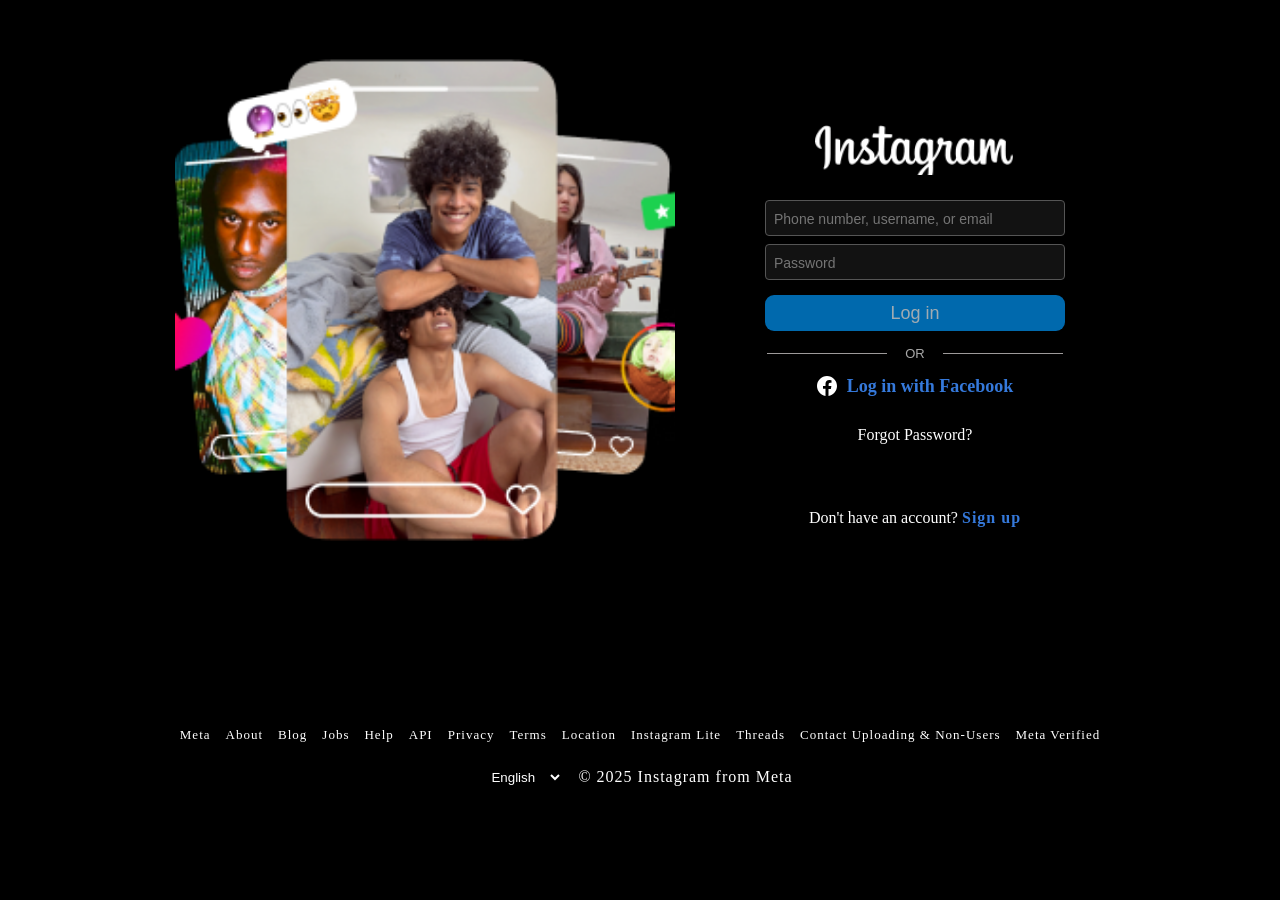
<file: Day-1/index.html>
<!DOCTYPE html>
<html lang="en">
<head>
    <meta charset="UTF-8">
    <meta name="viewport" content="width=device-width, initial-scale=1.0">
    <title>Instagram login/signup</title>
    <link rel="stylesheet" href="../Day-1/style.css">
</head>
<body>
    
    <!-- Insta login /signup section starts-->

    <section class="instaLoginSignupSection">

        <!-- left content box -->
        <div class="leftContentBox">

            <!-- left image box -->
            <div class="imageBox">
                <img src="../Day-1/assets/insta.png" alt="login/signup-image">
            </div>
        </div>

        <!-- right content box -->
         <div class="rightContentBox">

            <!-- insta logo -->
            <div class="instaLogo">
               <img src="../Day-1/assets/instaLogo" alt="">
            </div>

            <!-- form section -->
             <form action="" class="loginForm">

                <!-- input box -->
                <div class="inputBoxes">
                    <input type="email" placeholder="Phone number, username, or email">
                    <input type="password" placeholder="Password">
                </div>

                <button id="loginButton" type="submit">Log in</button>

                <!-- or  -->
                <div class="orContainer">
                    <div class="leftLine"></div>
                    <div class="orBox"><p>OR</p></div>
                    <div class="rightLine"></div>
                </div>

                <!-- login with facebook -->
                <div class="loginWithFB">

                    <div class="facebookLogo">
                        <svg aria-label="Log in with Facebook" class="x1lliihq x1n2onr6 x173jzuc" fill="currentColor" height="20" role="img" viewBox="0 0 16 16" width="20"><title>Log in with Facebook</title><g clip-path="url(#a)"><path d="M8 0C3.6 0 0 3.6 0 8c0 4 2.9 7.3 6.8 7.9v-5.6h-2V8h2V6.2c0-2 1.2-3.1 3-3.1.9 0 1.8.2 1.8.2v2h-1c-1 0-1.3.6-1.3 1.3V8h2.2l-.4 2.3H9.2v5.6C13.1 15.3 16 12 16 8c0-4.4-3.6-8-8-8Z" fill="currentColor"></path></g><defs><clipPath id="a"><rect fill="currentColor" height="16" width="16"></rect></clipPath></defs></svg>
                    </div>
                    <a href="">Log in with Facebook</a href="">
                </div>

                <a  id="forgotPassword" href=" ">Forgot Password?</a>

                <p id="signupContainer">Don't have an account? <a href="" id="instaSignup">Sign up</a>
</p>



             </form>
         </div>
    </section>

    <!-- footer -->
    <footer>
        <div class="footerContents">
        <ul>
            <li><a href="">Meta</a></li>
            <li><a href="">About</a></li>
            <li><a href="">Blog</a></li>
            <li><a href="">Jobs</a></li>
            <li><a href="">Help</a></li>
            <li><a href="">API</a></li>
            <li><a href="">Privacy</a></li>
            <li><a href="">Terms</a></li>
            <li><a href="">Location</a></li>
            <li><a href="">Instagram Lite</a></li>
            <li><a href="">Threads</a></li>
            <li><a href="">Contact Uploading & Non-Users</a></li>
            <li><a href="">Meta Verified</a></li>
        </ul>
        </div>

        <footer>
    <div class="copyrightBox">
        <select name="language" id="language">
            <option value="en" selected>English</option>
            <option value="af">Afrikaans</option>
        </select>
        <p>&copy; 2025 Instagram from Meta</p>
    </div>
</footer>

     <!-- Insta ogin/signup Ends here -->
</body>
</html>
</file>
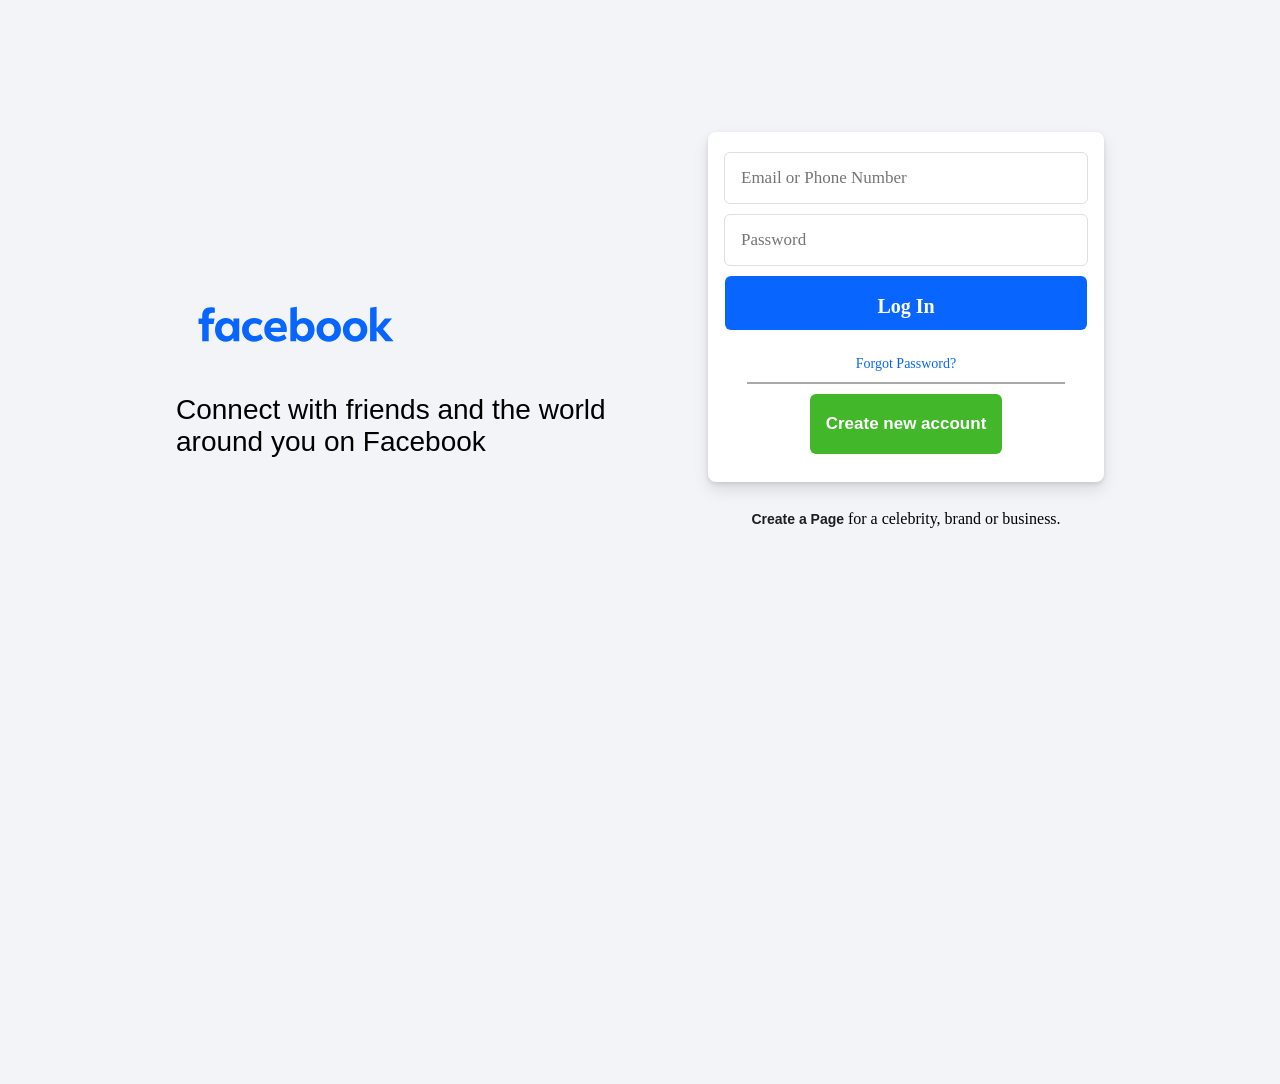
<file: Day-7_Project/html/index.html>
<!DOCTYPE html>
<html lang="en">

<head>
    <meta charset="UTF-8">
    <meta name="viewport" content="width=device-width, initial-scale=1.0">
    <title>Facebook log in or sign up</title>
    <link rel="stylesheet" href="../styles/style.css">
</head>

<body>
    <!-- outer wrapper -->
    <section class="loginWrapper">

        <!-- Login container / content -->
        <div class="loginContainer">

            <!-- left box with image and heading text -->
            <div class="loginBoxLeft">
                <img src="../assets/logo1.svg" alt="facebook logo">
                <h1>Connect with friends and the world around you on Facebook</h1>
            </div>

            <!-- right box with form -->
            <div class="loginBoxRight">
                <!-- login form -->
                <form action="" class="loginForm">
                    <input type="email" placeholder="Email or Phone Number" required>
                    <input type="password" placeholder="Password" required>
                    <button id="loginButton" type="submit">Log In</button>
                    <a href="">Forgot Password?</a>

            <hr>

                    <button id="createButton" type="submit">Create new account</button>

                </form>
                <p>
                    <a href="">Create a Page </a>
                    <span>for a celebrity, brand or business.</span>
                </p>

            </div>
        </div>
    </section>
</body>

</html>
</file>
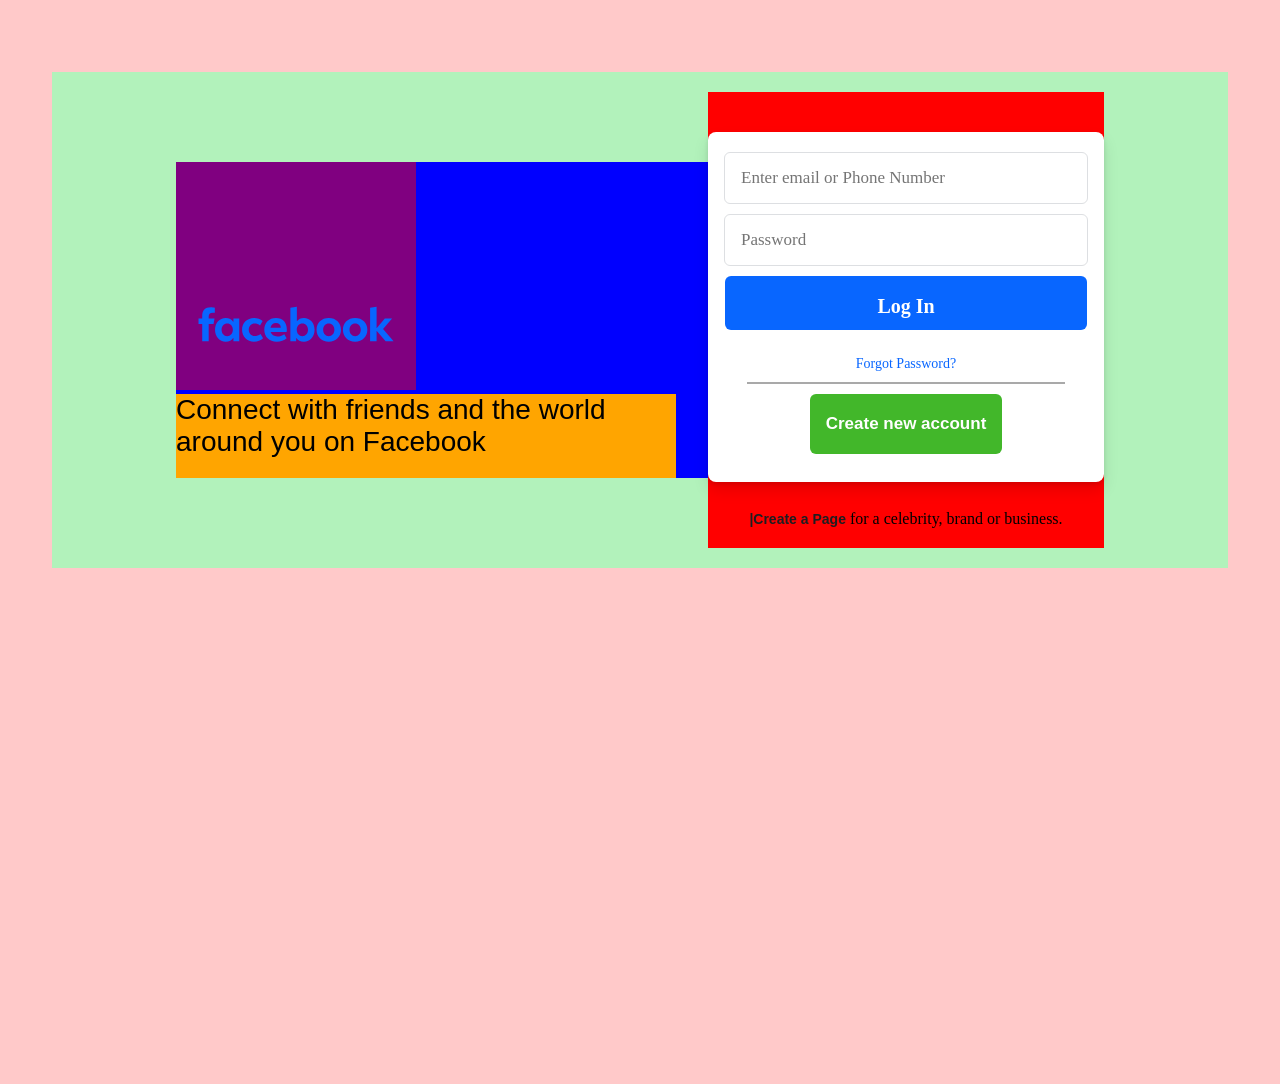
<file: Day-6/facebook.html>
<!DOCTYPE html>
<html lang="en">
<head>
    <meta charset="UTF-8">
    <meta name="viewport" content="width=device-width, initial-scale=1.0">
    <title>Facebook log in or sign up</title>
    <link rel="stylesheet" href="./facebook.css">
</head>
<body>
    <!-- outer wrapper -->
    <section class="loginWrapper">

        <!-- login container/content -->
         <div class="loginContainer">

            <!-- left box with image and heading text -->
             <div class="loginBoxLeft">
                <img src="./logo1.svg" alt="facebook logo">
                <h1>Connect with friends and the world around you on Facebook</h1>
             </div>

            <!-- right box with form -->
             <div class="loginBoxRight">

                <!-- login form -->
                 <form action="" class="loginForm">
                    <input type="email" placeholder="Enter email or Phone Number" required>  
                    <input type="password" placeholder="Password" required>
                    <button id="loginButton" type="submit">Log In</button>
                     
                    <a href="">Forgot Password?</a>

                    <hr>

                    <button id="createButton" type="submit">Create new account</button>

                 </form>

                 <p>
                     <a href="">|Create a Page</a>
                     <span>for a celebrity, brand or business.</span>
                 </p>
             </div>
         </div>

    </section>
</body>
</html>
</file>
<file: Day-1/style.css>
*{
    margin: 0;
    padding: 0;
    box-sizing: border-box;
}
body{
    width: 100vw;
    height: 100vh;
    background-color:#000000;
    display: flex;
    flex-direction: column;
    gap: 45px;

}

/*  *****insta login/signup****  */
.instaLoginSignupSection{
    /* background-color: red; */
    display: flex;
    width: 60vw;
    /* height: fit-content; */
    height: 70vh;
    margin: 50px auto 0px;
    gap: 50px;
    justify-content: center;
}
.leftContentBox{
    /* background-color: purple; */
    flex: 7;
    margin: 0 auto;

}
.imageBox{
    /* background-color: orange; */
    width: 500px;
    margin: 0 auto;

}
.imageBox img{
    width: 100%;
    height: 500px;
    object-fit: cover;
}
.rightContentBox{
    /* background-color: green; */
    flex: 5;
    display:flex;
    flex-direction: column;

}

/* insta logo */
.instaLogo{
    /* background-color: blue; */
    width: 200px;
    height: 150px;
    margin: 0 auto;
    /* display: flex;
    justify-content: center;
    align-items: center; */
    padding-top: 75px;
    
}
/* to crop image */
.instaLogo img{
    /* background-color: yellow; */
    width: 200px;
    height: 50px;
    object-fit: cover;
    object-position: 0% 0%; /* x and y from top */
}

/* form */
.loginForm{
    /* background-color: yellow; */
    margin: 0 40px;
    display: flex;
    flex-direction: column;

}

/* input boxes */
.inputBoxes{
    /* background-color: pink; */
    display: flex;
    flex-direction: column;
    gap:8px;
}
.inputBoxes input{
    background-color: #121212;
    height: 36px;
    width: 300px;
    font-size: 14px;
    padding: 9px 0 7px 8px;
    text-align: left;
    outline: none;
    border-radius: 4px;
    border: 1px solid #555555;
    font-family: -apple-system, BlinkMacSystemFont, 'Segoe UI', Roboto, Helvetica, Arial, sans-serif;

}
#loginButton{
background-color:#0069AD;
border: none;
border-radius: 9px;
height: 36px;
width: 300px;
font-size: 18px;
color: #A0ABB2;
margin: 15px auto;

}
.orContainer{
    display: flex;
    flex-direction: row;
    justify-content: center;
    align-items: center;
}
.orBox{
    /* background-color: violet; */
    color: #A8A8A8;
    margin: 0 18px;
    font-size: 13px;
    font-family: -apple-system, BlinkMacSystemFont, 'Segoe UI', Roboto, Helvetica, Arial, sans-serif;
}
.leftLine{
    /* background-color: red; */
    background-color: #9d9a9a;
    height: 1px;
    width:120px;
}
.rightLine{
    /* background-color: red; */
    background-color:#9d9a9a;
    height: 1px;
    width:120px;
}
.loginWithFB{
    /* background-color: blue; */
    display: flex;
    gap: 10px;
    width: fit-content;
    margin: 15px auto 25px;
    font-size: 18px;
}
.loginWithFB svg{
    filter: invert(100%);

}
.loginWithFB a{
    color: #3579DB;
    font-weight: 600;

}

/* for all hyperlink */
a{
    text-decoration: none;
}
#forgotPassword{
    /* background-color: purple; */
    align-self:center;
    font-weight: 500;
    color: #fff;
}

/* sign up */ 
#signupContainer{
    /* background-color: skyblue; */
    margin-top: 65px;
    text-align: center;
    color: #fff;
}
#signupContainer a{
    color: #3579DB;
    font-weight: 600;
    letter-spacing: 1.01px;
}
/* **** signup login sectin ends here */

/* *****  footer section ****** */
footer{
    /* height: 30vh; */
    height: fit-content;
    display: flex;
    flex-direction: column;
    gap:25px;
}
/* foooter contents */
.footerContents{
    /* background-color: purple; */
    width: fit-content;
    align-self: center;

}
.footerContents ul{
    /* background-color: #green; */
    display: flex;
    flex-direction: row;
    flex-wrap: wrap;
    gap: 15px;
}
.footerContents ul li {
    list-style: none;
    
}
.footerContents a{
    color: white;
    font-weight: normal;
    font-size: 13px;
    letter-spacing: 1.001px;


}
/* hover effect */
.footerContents a:hover{
    text-decoration: underline;
}
.copyrightBox{
    /* background-color: green; */
    display: flex;
    align-items: center;
    justify-content: center;
    align-items: center;
    gap: 15px;
}
.copyrightBox select{
    outline: none;
    background: transparent;
    border: none;
    color: #fff;
}
.copyrightBox p{
    color: #fff;
    font-weight: normal;
    letter-spacing: 1.001px;

}


/* **** footer section ends here ***** */
</file>
<file: Day-7_Project/styles/style.css>
*{
    margin: 0px;
    padding: 0px;
    
}
.loginWrapper{
    /* background-color: #ffc9c9; */
    background-color:#f2f4f7;
    padding: 72px  0 112px;
    height: 100vh;
    width: 100vw;
}
.loginContainer{
    /* background-color: #b2f2bb; */
    padding: 20px 0;
    margin: 0 52px;
    display: flex;
    flex-direction: row;    
    justify-content: center;
    align-items: center;
}
.loginBoxLeft{
    /* background-color: blue; */
    padding: 0 32px 0 0;
}
.loginBoxLeft img{
    /* background-color: purple; */
    width: 240px;
    height: 100px;
    padding: 112px 0 16px;
    margin-left: 0;
}
.loginBoxLeft h1{
    /* background-color:orange; */
    color: black;
    padding: 0 0 20px;
    font-family: SFProDisplay-Regular, Helvetica, Arial, sans-serif;
    font-size: 28px;
    font-weight: normal;
    line-height: 32px;
    width: 500px;
}
.loginBoxRight{
    /* background-color: red; */
    height: 456px;
    width: 396px;
    display: block;
}

.loginForm{
    background-color: #ffffff;
    margin: 40px 0 0;
    /* padding: 10px 0 24px; */
    padding: 20px 0 28px;
    border: none;
    border-radius: 8px;
    gap: 10px;
    box-shadow: 0px 2px 4px rgba(0,0,0,.1),
    0px 8px 16px rgba(0,0,0,.1);
    display: flex;
    flex-direction: column;
    align-items: center;
    justify-content: center;

}
.loginForm input{
    /* background-color: green; */
    background-color: #fff;
    color: #1c1e21;
    font-family: inherit;
    font-size: 17px;
    padding: 14px 16px;
    height: 22px;
    line-height: 16px;
    width: 330px;
    border-radius: 6px;
    border: 1px solid #dddfe2;
    outline: none;
    /* Added outline: none to prevent browser default focus styles. */
}

.loginForm input:focus {
    border: 1px solid #1877f2; /* Blue border on focus */
    box-shadow: 0 0 0 2px rgba(24, 119, 242, 0.2); /*Optional: subtle blue glow*/
}

#loginButton{
padding: 6px 16px 0;
background-color: #0866ff;
border: none;
border-radius: 6px;
font-size: 20px;
font-family: inherit;
font-weight: bold;
color: #ffffff;
line-height: 48px;
width: 362px;
text-align: center;
cursor: pointer;
}
.loginForm a{
    text-decoration: none;
    margin: 16px 0 0;
    color: #0866ff;
    font-size: 14px;
    font-weight: 500;
    text-align: center;
    cursor: pointer;
}

hr{
    border: 1px solid rgba(0, 0, 0, 0.338);
    width: 80%;

}
#createButton{
    background-color: #42b72a;
    color: #fff;
    font-weight: bold;
    border: none;
    border-radius: 6px;
    font-size: 17px;
    line-height: 48px;
    padding: 6px 16px;
    text-align: center;
    cursor: pointer;
}
p{
    margin: 28px 0 0;
    text-align: center;

}
p a{
    font-family: SFProText-Semibold, Helvetica, Arial, sans-serif;
    font-size: 14px;
    font-weight: 600;
    text-decoration: none;
    color: #1c1e21;
    cursor: pointer;
}
</file>
<file: Day-6/facebook.css>
*{
    margin: 0px;
    padding: 0px;
    
}
.loginWrapper{
    background-color: #ffc9c9;
    /* background-color:#f2f4f7; */
    padding: 72px  0 112px;
    height: 100vh;
    width: 100vw;
}
.loginContainer{
    background-color: #b2f2bb;
    padding: 20px 0;
    margin: 0 52px;
    display: flex;
    flex-direction: row;    
    justify-content: center;
    align-items: center;
}
.loginBoxLeft{
    background-color: blue;
    padding: 0 32px 0 0;
}
.loginBoxLeft img{
    background-color: purple;
    width: 240px;
    height: 100px;
    padding: 112px 0 16px;
}
.loginBoxLeft h1{
    background-color:orange;
    color: black;
    padding: 0 0 20px;
    font-family: SFProDisplay-Regular, Helvetica, Arial, sans-serif;
    font-size: 28px;
    font-weight: normal;
    line-height: 32px;
    width: 500px;
}
.loginBoxRight{
    background-color: red;
    height: 456px;
    width: 396px;
    display: block;
}

.loginForm{
    background-color: #ffffff;
    margin: 40px 0 0;
    /* padding: 10px 0 24px; */
    padding: 20px 0 28px;
    border: none;
    border-radius: 8px;
    gap: 10px;
    box-shadow: 0px 2px 4px rgba(0,0,0,.1),
    0px 8px 16px rgba(0,0,0,.1);
    display: flex;
    flex-direction: column;
    align-items: center;
    justify-content: center;

}
.loginForm input{
    /* background-color: green; */
    background-color: #fff;
    color: #1c1e21;
    font-family: inherit;
    font-size: 17px;
    padding: 14px 16px;
    height: 22px;
    line-height: 16px;
    width: 330px;
    border-radius: 6px;
    border: 1px solid #dddfe2;
}
#loginButton{
padding: 6px 16px 0;
background-color: #0866ff;
border: none;
border-radius: 6px;
font-size: 20px;
font-family: inherit;
font-weight: bold;
color: #ffffff;
line-height: 48px;
width: 362px;
text-align: center;
cursor: pointer;
}
.loginForm a{
    text-decoration: none;
    margin: 16px 0 0;
    color: #0866ff;
    font-size: 14px;
    font-weight: 500;
    text-align: center;
    cursor: pointer;
}

hr{
    border: 1px solid rgba(0, 0, 0, 0.338);
    width: 80%;

}
#createButton{
    background-color: #42b72a;
    color: #fff;
    font-weight: bold;
    border: none;
    border-radius: 6px;
    font-size: 17px;
    line-height: 48px;
    padding: 6px 16px;
    text-align: center;
    cursor: pointer;
}
p{
    margin: 28px 0 0;
    text-align: center;

}
p a{
    font-family: SFProText-Semibold, Helvetica, Arial, sans-serif;
    font-size: 14px;
    font-weight: 600;
    text-decoration: none;
    color: #1c1e21;
    cursor: pointer;
}
</file>
